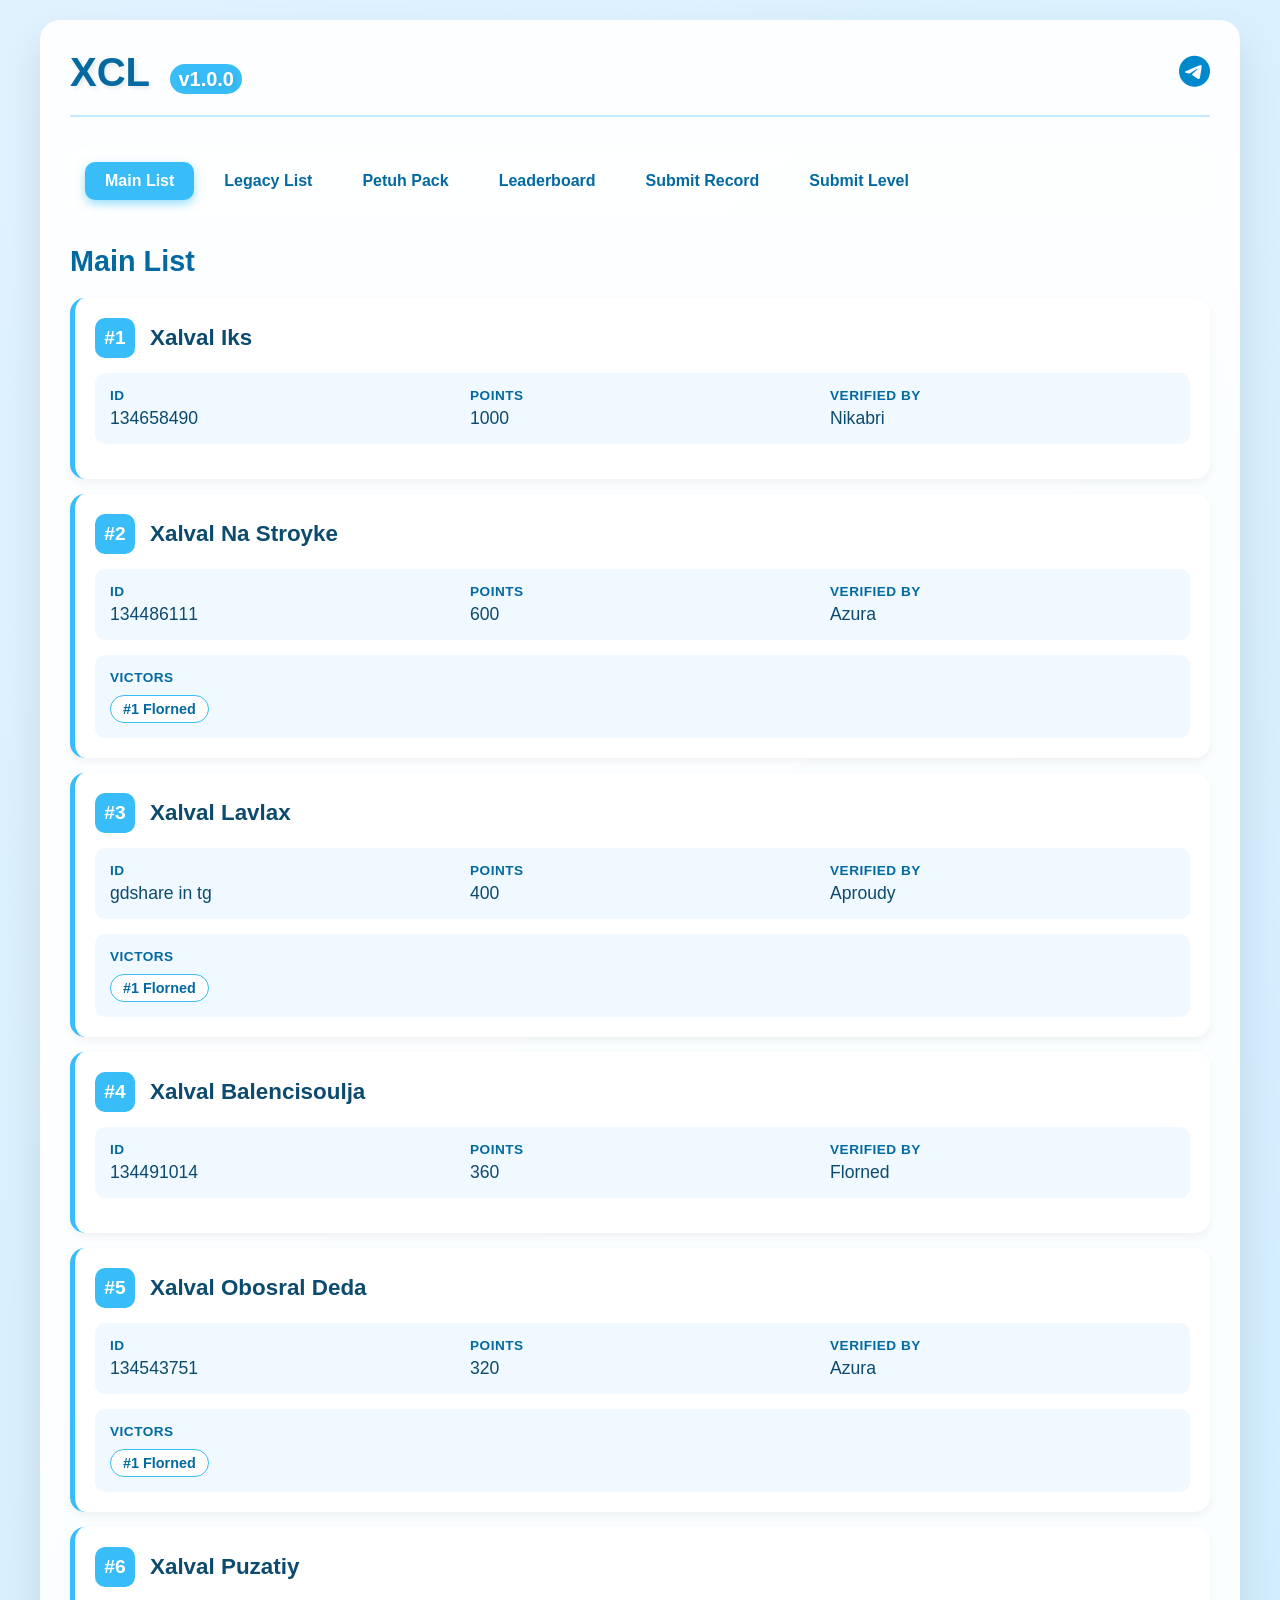
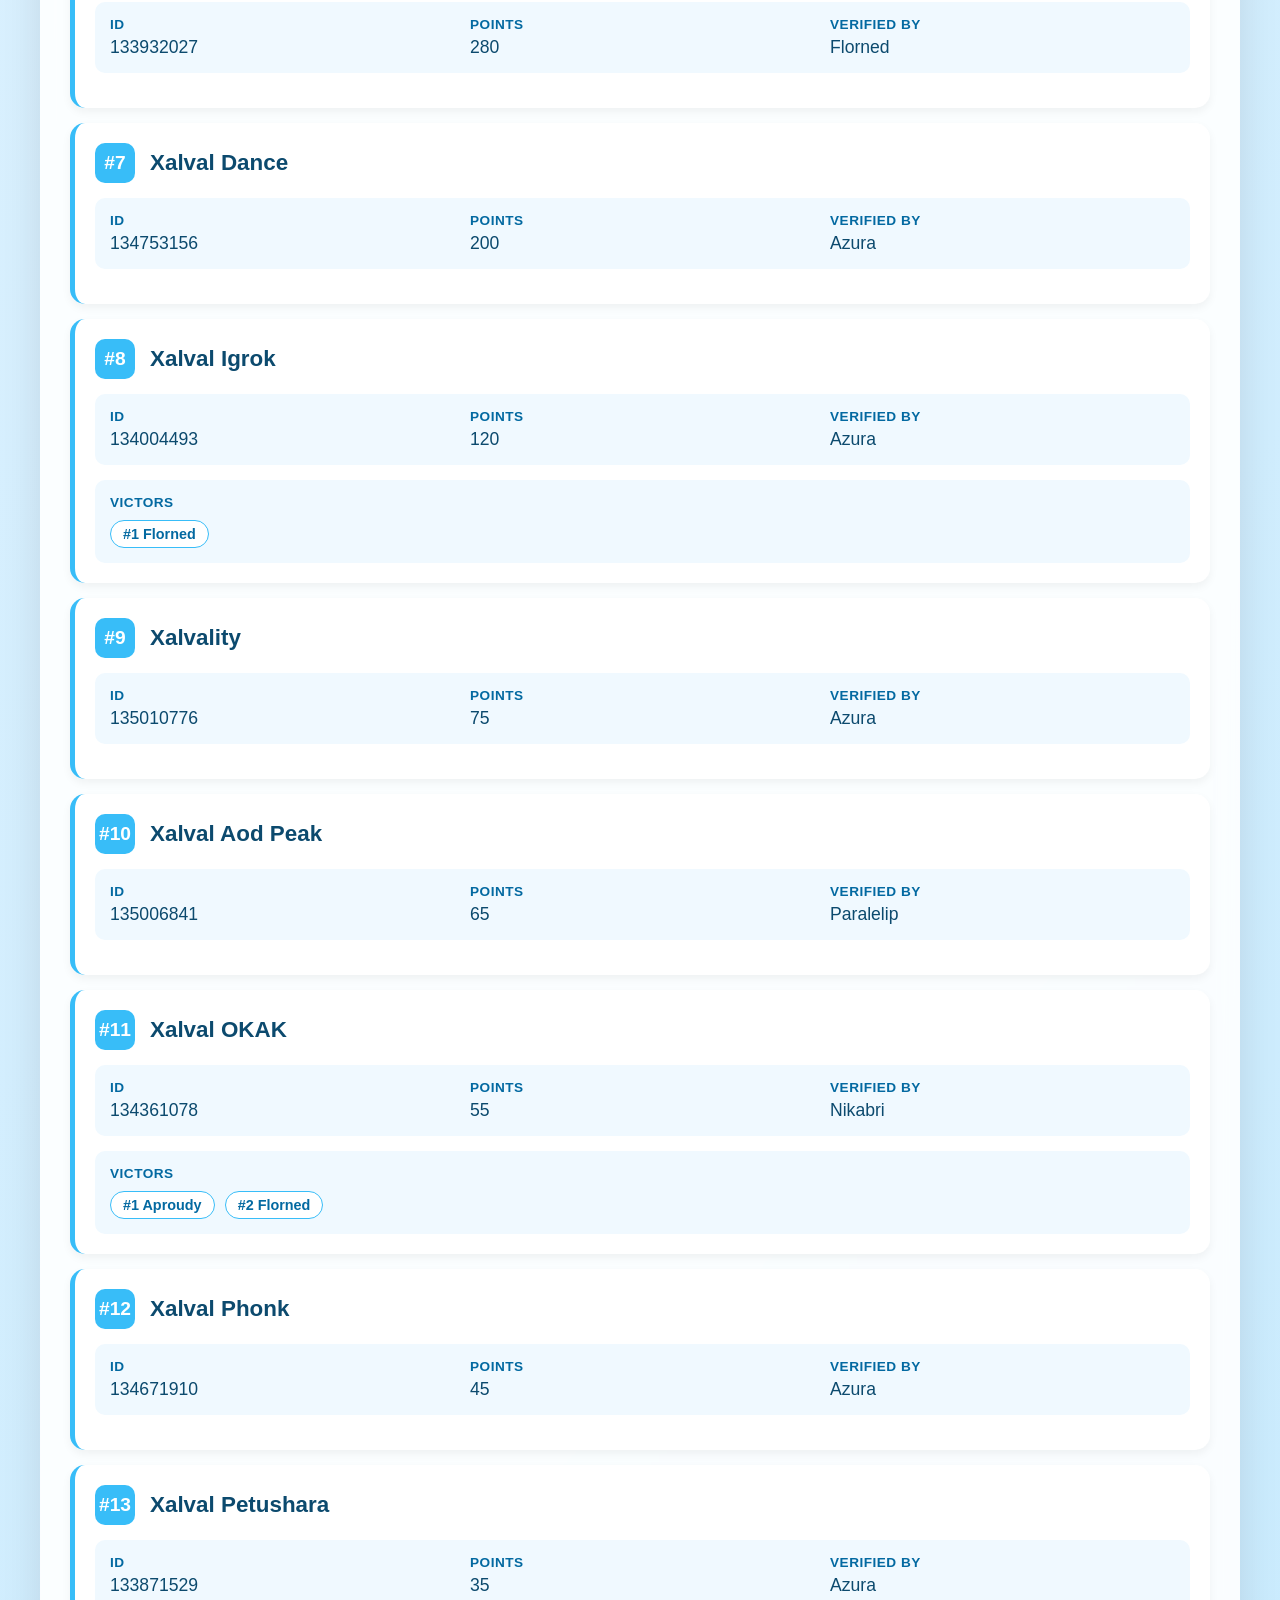
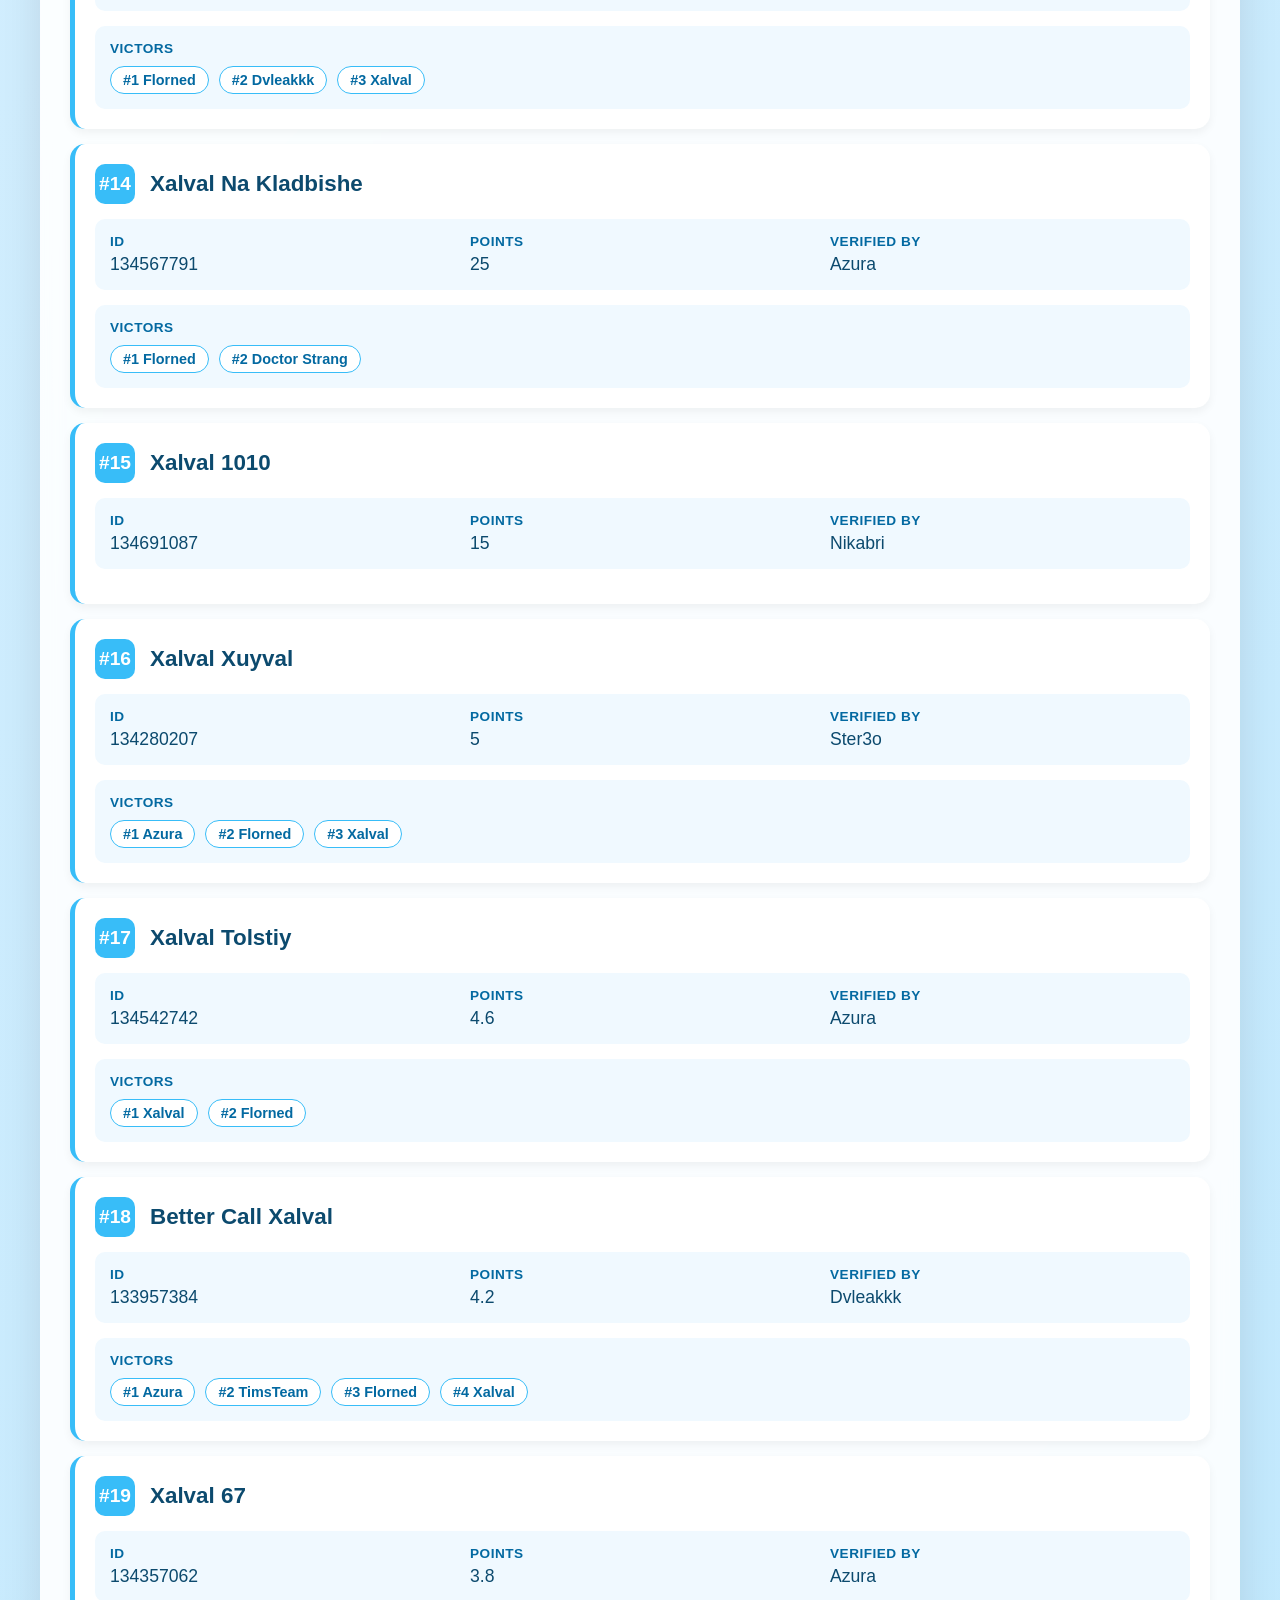
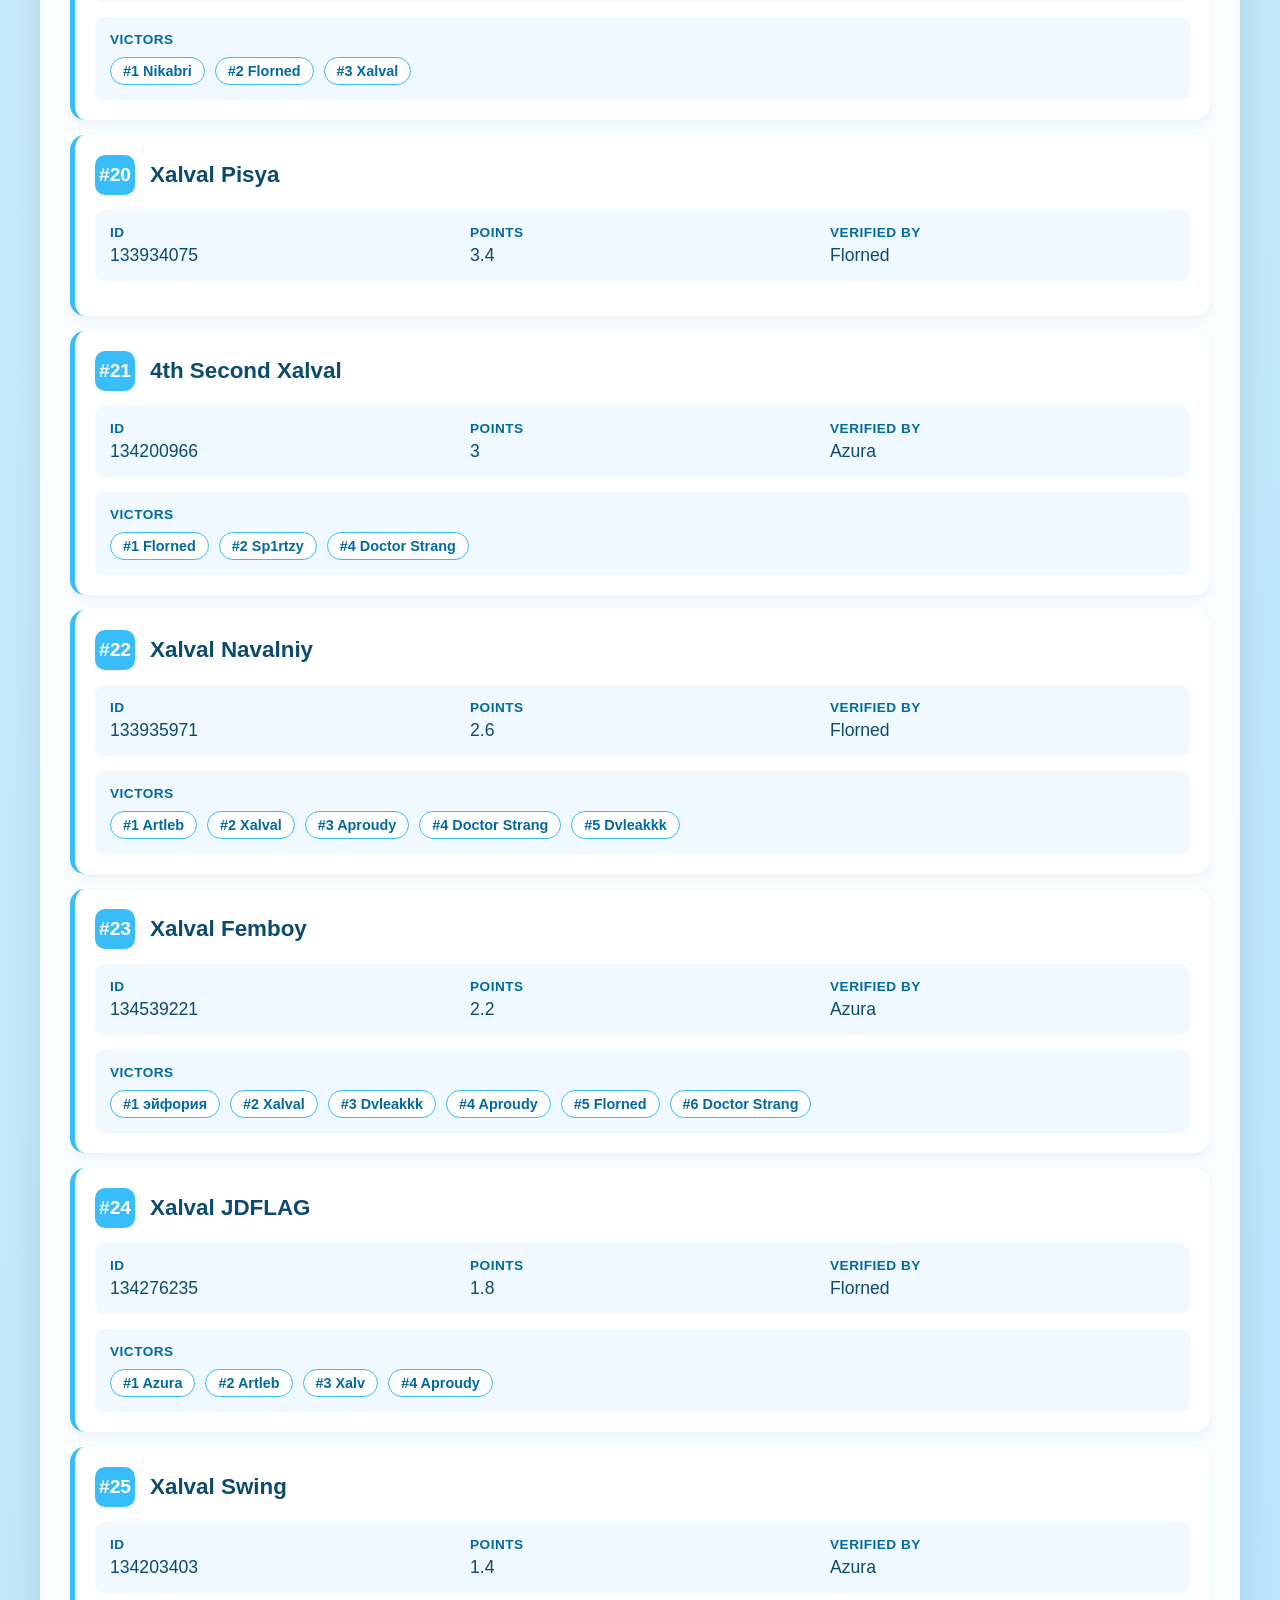
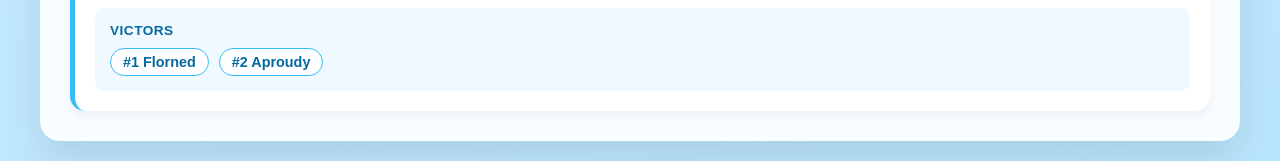
<file: index.html>
<!DOCTYPE html>
<html lang="en">
<head>
    <meta charset="UTF-8">
    <meta name="viewport" content="width=device-width, initial-scale=1.0">
    <title>XCL - Xalval Challenge List</title>
    <link rel="stylesheet" href="styles.css">
    <link rel="stylesheet" href="https://cdnjs.cloudflare.com/ajax/libs/font-awesome/6.0.0/css/all.min.css">
</head>
<body>
    <div class="container">
        <!-- Header -->
        <header class="header">
            <div class="header-left">
                <h1 class="logo">XCL <span class="version">v1.0.0</span></h1>
            </div>
            <div class="header-right">
                <a href="https://t.me/xalvachallL" target="_blank" class="telegram-link">
                    <i class="fab fa-telegram"></i>
                </a>
            </div>
        </header>

        <!-- Navigation -->
        <nav class="navigation">
            <button class="nav-btn active" data-tab="main">Main List</button>
            <button class="nav-btn" data-tab="legacy">Legacy List</button>
            <button class="nav-btn" data-tab="pack">Petuh Pack</button>
            <button class="nav-btn" data-tab="leaderboard">Leaderboard</button>
            <button class="nav-btn" data-tab="submit-record">Submit Record</button>
            <button class="nav-btn" data-tab="submit-level">Submit Level</button>
        </nav>

        <!-- Content -->
        <div class="content">
            <!-- Main List -->
            <div id="main" class="tab-content active">
                <h2>Main List</h2>
                <div class="levels-list" id="main-list"></div>
            </div>

            <!-- Legacy List -->
            <div id="legacy" class="tab-content">
                <h2>Legacy List</h2>
                <div class="levels-list" id="legacy-list"></div>
            </div>

            <!-- Pack -->
            <div id="pack" class="tab-content">
                <h2>Petuh Pack</h2>
                <div class="levels-list" id="pack-list"></div>
            </div>

            <!-- Leaderboard -->
            <div id="leaderboard" class="tab-content">
                <h2>Leaderboard</h2>
                <div class="leaderboard-container">
                    <table class="leaderboard-table">
                        <thead>
                            <tr>
                                <th>#</th>
                                <th>Player</th>
                                <th>Points</th>
                                <th>Hardest</th>
                            </tr>
                        </thead>
                        <tbody id="leaderboard-body"></tbody>
                    </table>
                </div>
            </div>

            <!-- Submit Record -->
            <div id="submit-record" class="tab-content">
                <h2>Submit Record</h2>
                <form action="https://formsubmit.co/cpc354892@gmail.com" method="POST" class="submit-form">
                    <!-- Скрытые поля для настройки -->
                    <input type="hidden" name="_subject" value="New Record Submission!">
                    <input type="hidden" name="_template" value="table">
                    <input type="hidden" name="_captcha" value="false">
                    
                    <div class="form-group">
                        <label for="record-level">Level *</label>
                        <select id="record-level" name="Level" required>
                            <option value="">Select a level</option>
                        </select>
                    </div>
                    
                    <div class="form-group">
                        <label for="player-name">Player Name *</label>
                        <input type="text" id="player-name" name="Player Name" required placeholder="e.g., Florned">
                    </div>
                    
                    <div class="form-group">
                        <label for="video-link">Video Link *</label>
                        <input type="url" id="video-link" name="Video Link" required placeholder="https://youtube.com/...">
                    </div>
                    
                    <div class="form-group">
                        <label for="placement-opinion">Placement Opinion</label>
                        <textarea id="placement-opinion" name="Placement Opinion" rows="3" placeholder="Your opinion about this level's placement..."></textarea>
                    </div>
                    
                    <button type="submit" class="submit-btn">Submit Record</button>
                </form>
            </div>

            <!-- Submit Level -->
            <div id="submit-level" class="tab-content">
                <h2>Submit Level</h2>
                <form action="https://formsubmit.co/cpc354892@gmail.com" method="POST" class="submit-form">
                    <!-- Скрытые поля для настройки -->
                    <input type="hidden" name="_subject" value="New Level Suggestion!">
                    <input type="hidden" name="_template" value="table">
                    <input type="hidden" name="_captcha" value="false">
                    
                    <div class="form-group">
                        <label for="level-name">Level Name *</label>
                        <input type="text" id="level-name" name="Level Name" required placeholder="e.g., Xalval Iks">
                    </div>
                    
                    <div class="form-group">
                        <label for="level-id">Level ID *</label>
                        <input type="text" id="level-id" name="Level ID" required placeholder="e.g., 134658490">
                    </div>
                    
                    <div class="form-group">
                        <label for="creator">Creator(s) *</label>
                        <input type="text" id="creator" name="Creators" required placeholder="e.g., ad3usgmd, Nick24">
                    </div>
                    
                    <div class="form-group">
                        <label for="suggested-by">Suggested By *</label>
                        <input type="text" id="suggested-by" name="Suggested By" required placeholder="Your name">
                    </div>
                    
                    <button type="submit" class="submit-btn">Submit Level</button>
                </form>
            </div>
        </div>
    </div>

    <script src="data.js"></script>
    <script src="script.js"></script>
</body>
</html>
</file>
<file: styles.css>
* {
    margin: 0;
    padding: 0;
    box-sizing: border-box;
    font-family: -apple-system, BlinkMacSystemFont, 'Segoe UI', Roboto, Oxygen, Ubuntu, sans-serif;
}

body {
    background: linear-gradient(135deg, #e0f2fe 0%, #bae6fd 100%);
    min-height: 100vh;
    padding: 20px;
}

.container {
    max-width: 1200px;
    margin: 0 auto;
    background: rgba(255, 255, 255, 0.9);
    backdrop-filter: blur(10px);
    border-radius: 20px;
    box-shadow: 0 20px 40px rgba(0, 0, 0, 0.1);
    padding: 30px;
}

/* Header */
.header {
    display: flex;
    justify-content: space-between;
    align-items: center;
    margin-bottom: 30px;
    padding-bottom: 20px;
    border-bottom: 2px solid rgba(56, 189, 248, 0.3);
}

.logo {
    font-size: 2.5em;
    font-weight: 800;
    color: #0369a1;
    text-shadow: 2px 2px 4px rgba(0, 0, 0, 0.1);
}

.version {
    font-size: 0.5em;
    background: #38bdf8;
    color: white;
    padding: 4px 8px;
    border-radius: 20px;
    margin-left: 10px;
}

.telegram-link {
    font-size: 2em;
    color: #0088cc;
    transition: transform 0.3s;
}

.telegram-link:hover {
    transform: scale(1.1);
}

/* Navigation */
.navigation {
    display: flex;
    flex-wrap: wrap;
    gap: 10px;
    margin-bottom: 30px;
    background: rgba(255, 255, 255, 0.5);
    padding: 15px;
    border-radius: 15px;
}

.nav-btn {
    background: transparent;
    border: none;
    padding: 10px 20px;
    font-size: 1em;
    font-weight: 600;
    color: #0369a1;
    border-radius: 10px;
    cursor: pointer;
    transition: all 0.3s;
}

.nav-btn:hover {
    background: rgba(56, 189, 248, 0.2);
}

.nav-btn.active {
    background: #38bdf8;
    color: white;
    box-shadow: 0 4px 10px rgba(56, 189, 248, 0.5);
}

/* Content */
.tab-content {
    display: none;
    animation: fadeIn 0.5s;
}

.tab-content.active {
    display: block;
}

@keyframes fadeIn {
    from { opacity: 0; transform: translateY(10px); }
    to { opacity: 1; transform: translateY(0); }
}

.tab-content h2 {
    color: #0369a1;
    margin-bottom: 20px;
    font-size: 1.8em;
}

/* Level Cards */
.levels-list {
    display: flex;
    flex-direction: column;
    gap: 15px;
}

.level-card {
    background: white;
    border-radius: 15px;
    padding: 20px;
    box-shadow: 0 4px 10px rgba(0, 0, 0, 0.05);
    border-left: 5px solid #38bdf8;
    transition: transform 0.3s, box-shadow 0.3s;
}

.level-card:hover {
    transform: translateY(-2px);
    box-shadow: 0 10px 20px rgba(56, 189, 248, 0.2);
}

.level-header {
    display: flex;
    align-items: center;
    gap: 15px;
    margin-bottom: 15px;
}

.level-number {
    background: #38bdf8;
    color: white;
    width: 40px;
    height: 40px;
    border-radius: 10px;
    display: flex;
    align-items: center;
    justify-content: center;
    font-weight: 700;
    font-size: 1.2em;
}

.level-name {
    font-size: 1.4em;
    font-weight: 700;
    color: #0c4a6e;
}

.level-details {
    display: grid;
    grid-template-columns: repeat(auto-fit, minmax(200px, 1fr));
    gap: 15px;
    margin-bottom: 15px;
    padding: 15px;
    background: #f0f9ff;
    border-radius: 10px;
}

.detail-item {
    display: flex;
    flex-direction: column;
    gap: 5px;
}

.detail-label {
    font-size: 0.85em;
    color: #0369a1;
    font-weight: 600;
    text-transform: uppercase;
    letter-spacing: 0.5px;
}

.detail-value {
    font-size: 1.1em;
    color: #0c4a6e;
    font-weight: 500;
}

.victors-section {
    background: #f0f9ff;
    border-radius: 10px;
    padding: 15px;
}

.victors-title {
    font-size: 0.85em;
    color: #0369a1;
    font-weight: 600;
    text-transform: uppercase;
    letter-spacing: 0.5px;
    margin-bottom: 10px;
}

.victors-list {
    display: flex;
    flex-wrap: wrap;
    gap: 10px;
}

.victor-item {
    background: white;
    color: #0369a1;
    padding: 5px 12px;
    border-radius: 20px;
    font-size: 0.9em;
    font-weight: 600;
    border: 1px solid #38bdf8;
}

/* Leaderboard */
.leaderboard-container {
    background: white;
    border-radius: 15px;
    overflow: hidden;
    box-shadow: 0 4px 10px rgba(0, 0, 0, 0.05);
}

.leaderboard-table {
    width: 100%;
    border-collapse: collapse;
}

.leaderboard-table th {
    background: #38bdf8;
    color: white;
    padding: 15px;
    text-align: left;
    font-weight: 600;
}

.leaderboard-table td {
    padding: 15px;
    border-bottom: 1px solid #e2e8f0;
    color: #0c4a6e;
}

.leaderboard-table tr:hover td {
    background: #f0f9ff;
}

/* Forms */
.submit-form {
    background: white;
    padding: 30px;
    border-radius: 15px;
    max-width: 600px;
    margin: 0 auto;
}

.form-group {
    margin-bottom: 20px;
}

.form-group label {
    display: block;
    margin-bottom: 8px;
    color: #0369a1;
    font-weight: 600;
}

.form-group input,
.form-group select,
.form-group textarea {
    width: 100%;
    padding: 12px;
    border: 2px solid #e2e8f0;
    border-radius: 10px;
    font-size: 1em;
    transition: border-color 0.3s;
}

.form-group input:focus,
.form-group select:focus,
.form-group textarea:focus {
    outline: none;
    border-color: #38bdf8;
}

.submit-btn {
    background: #38bdf8;
    color: white;
    border: none;
    padding: 15px 30px;
    border-radius: 10px;
    font-size: 1.1em;
    font-weight: 600;
    cursor: pointer;
    width: 100%;
    transition: all 0.3s;
}

.submit-btn:hover {
    background: #0284c7;
    transform: translateY(-2px);
    box-shadow: 0 10px 20px rgba(56, 189, 248, 0.3);
}

/* Responsive */
@media (max-width: 768px) {
    .container {
        padding: 15px;
    }
    
    .logo {
        font-size: 1.8em;
    }
    
    .navigation {
        flex-direction: column;
    }
    
    .level-details {
        grid-template-columns: 1fr;
    }
    
    .leaderboard-table {
        font-size: 0.9em;
    }
    
    .leaderboard-table th,
    .leaderboard-table td {
        padding: 10px;
    }
}
</file>
